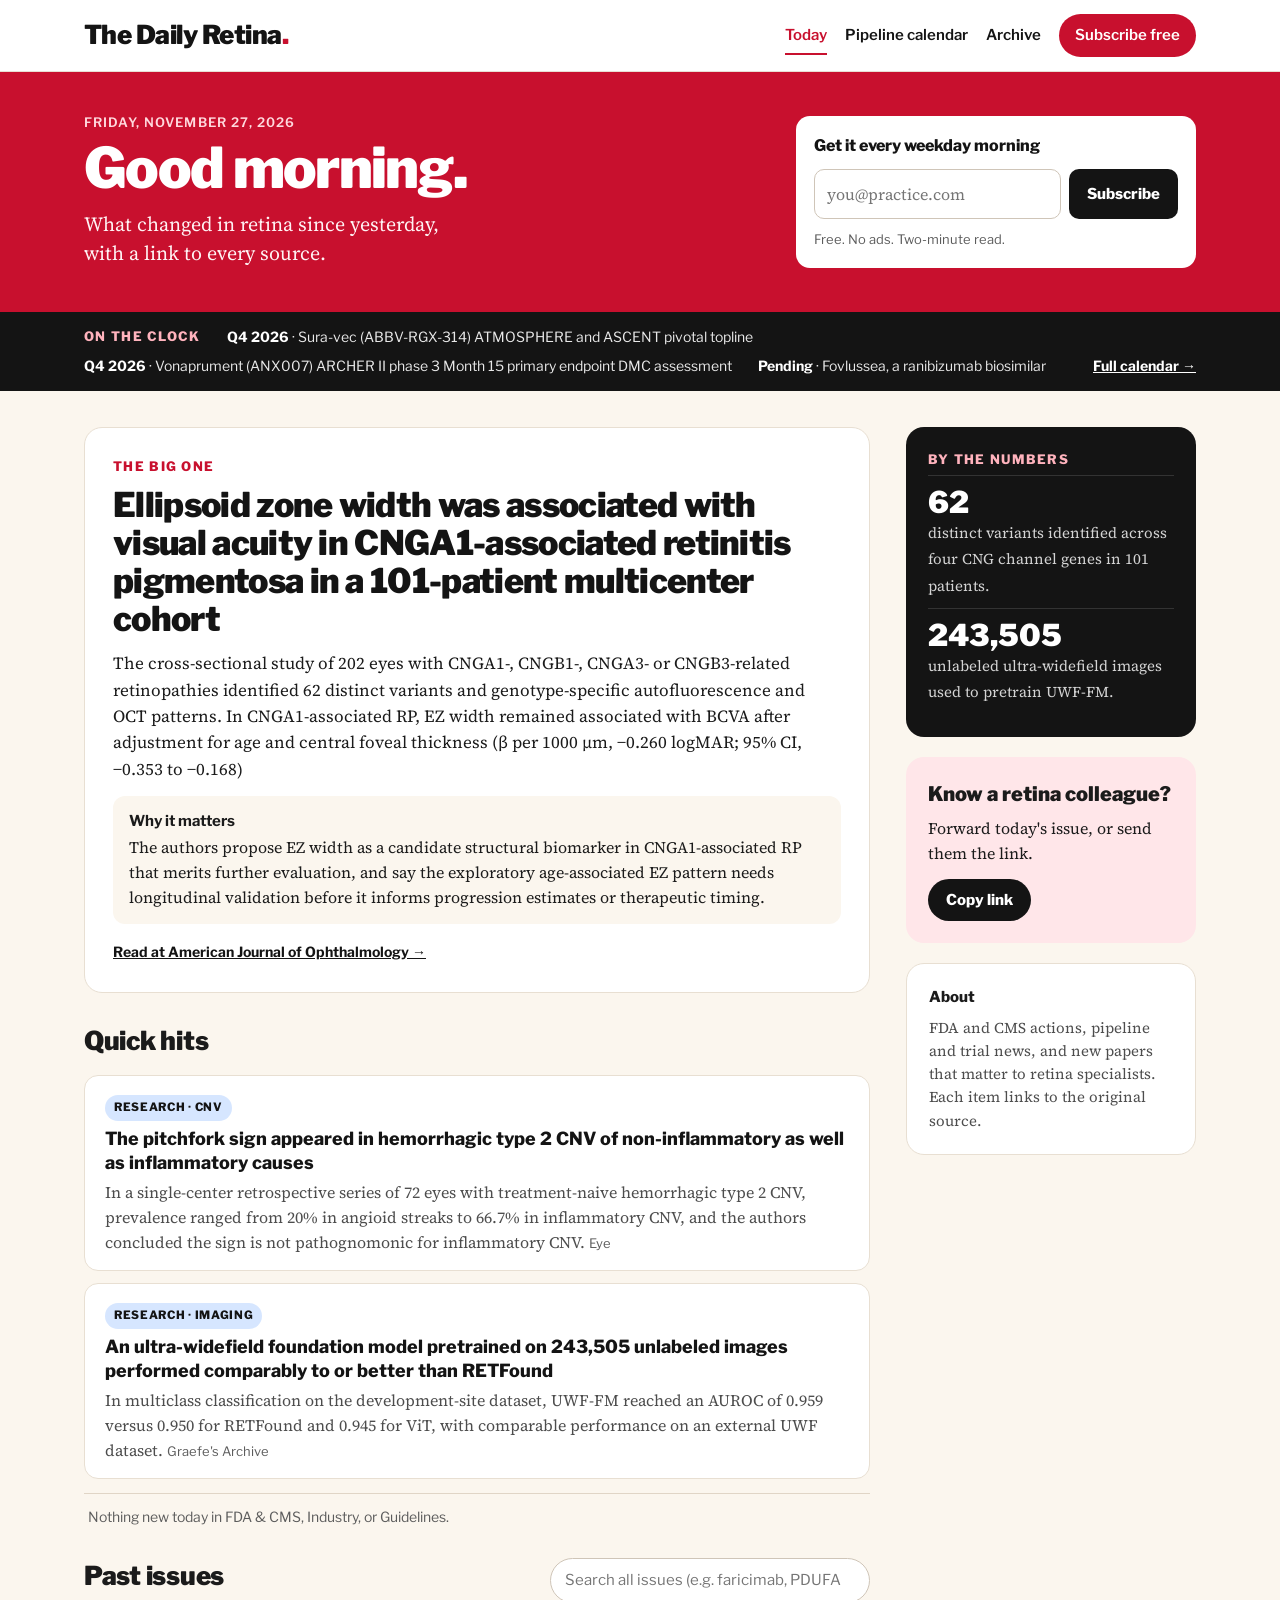
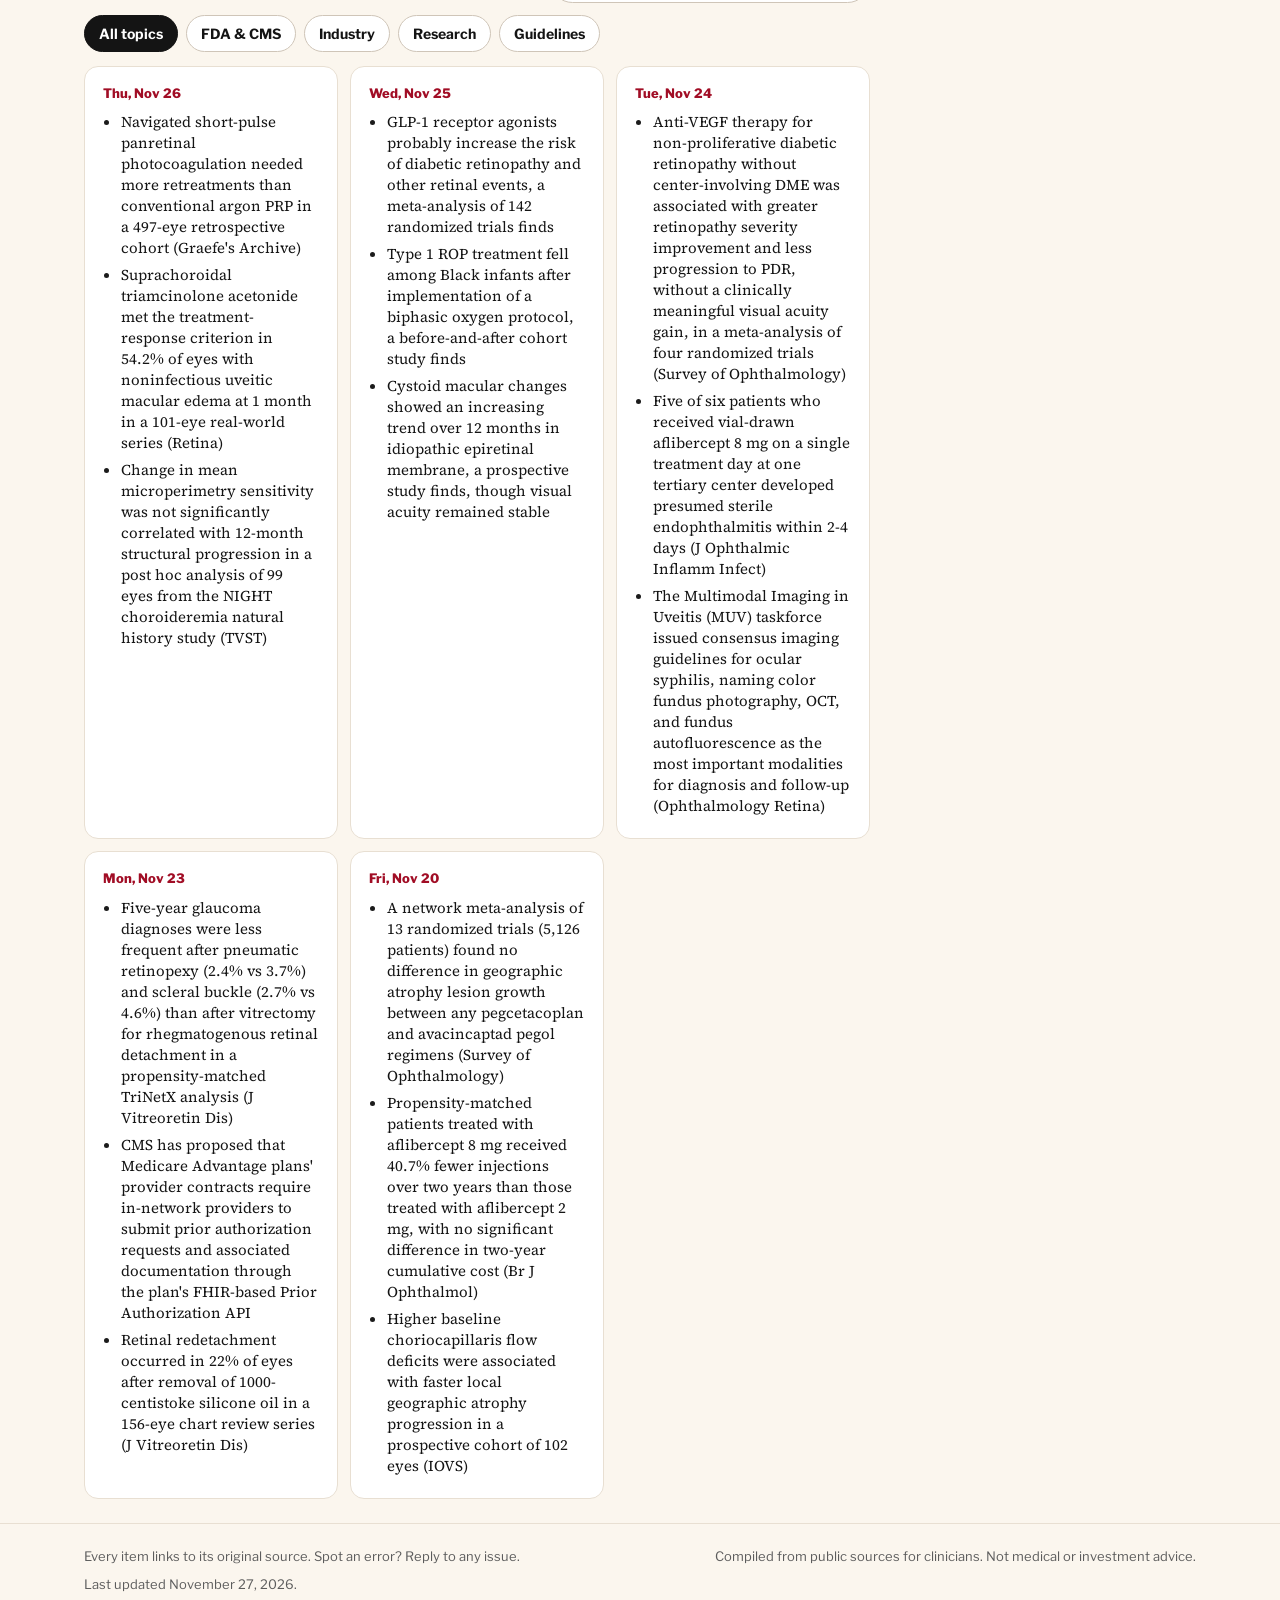
<file: index.html>
<!doctype html>
<html lang="en">
<head>
<meta charset="utf-8">
<meta name="viewport" content="width=device-width,initial-scale=1">
<title>The Daily Retina</title>
<meta name="description" content="Retina news every weekday morning: FDA and CMS actions, pipeline and trial news, and new papers. Headlines and links, readable in two minutes.">
<meta property="og:title" content="The Daily Retina">
<meta property="og:description" content="Retina news every weekday morning. Headlines and links, readable in two minutes.">
<meta property="og:type" content="website">
<link rel="icon" href="data:image/svg+xml,%3Csvg xmlns='http://www.w3.org/2000/svg' viewBox='0 0 32 32'%3E%3Ccircle cx='16' cy='16' r='14' fill='%23c8102e'/%3E%3Ccircle cx='16' cy='16' r='5' fill='%23fff'/%3E%3C/svg%3E">
<link rel="alternate" type="application/rss+xml" title="The Daily Retina" href="https://buttondown.com/thedailyretina/rss">
<link rel="preconnect" href="https://fonts.googleapis.com">
<link rel="preconnect" href="https://fonts.gstatic.com" crossorigin>
<link rel="stylesheet" href="https://fonts.googleapis.com/css2?family=Libre+Franklin:wght@400;600;700;800;900&family=Source+Serif+4:opsz,wght@8..60,400;8..60,600&display=swap">
<link rel="stylesheet" href="site.css">
</head>
<body>
<header class="top">
  <div class="wrap">
    <a class="logo" href="./">The Daily Retina<span>.</span></a>
    <nav class="nav" aria-label="Main">
      <a href="./" aria-current="page">Today</a>
      <a href="pipeline.html">Pipeline calendar</a>
      <a href="#archive">Archive</a>
      <a class="pill" href="#subscribe">Subscribe free</a>
    </nav>
  </div>
</header>

<section class="hero">
  <div class="wrap">
    <div class="hero-text">
      <p class="kicker" id="d">&nbsp;</p>
      <h1>Good morning.</h1>
      <p class="hero-sub" id="sub">What changed in retina, with a link to every source.</p>
    </div>
    <form class="subcard" id="subscribe" action="https://buttondown.com/api/emails/embed-subscribe/thedailyretina" method="post" target="_blank">
      <label for="hero-email">Get it every weekday morning</label>
      <div class="subrow">
        <input id="hero-email" type="email" name="email" placeholder="you@practice.com" required autocomplete="email">
        <input type="hidden" value="1" name="embed">
        <button type="submit" class="btn">Subscribe</button>
      </div>
      <p class="fine">Free. No ads. Two-minute read.</p>
    </form>
  </div>
</section>

<section class="clock" id="clock" aria-labelledby="clock-h" hidden>
  <div class="wrap" id="clock-row">
    <h2 class="kicker" id="clock-h">On the clock</h2>
  </div>
</section>

<div class="wrap page">
  <main class="main">
    <article class="card lead" id="lead" hidden>
      <p class="kicker">The big one</p>
      <h2><a id="lead-h" target="_blank" rel="noopener"></a></h2>
      <p id="lead-ctx"></p>
      <div class="why" id="lead-why" hidden><b>Why it matters</b><p></p></div>
      <a class="srclink" id="lead-src" target="_blank" rel="noopener"></a>
    </article>

    <section aria-labelledby="hits-h" id="hits-sec" hidden>
      <h2 class="sec" id="hits-h">Quick hits</h2>
      <div class="hits" id="hits"></div>
      <p class="nonew" id="nonew" hidden></p>
    </section>

    <p class="empty" id="status">Loading…</p>

    <section id="archive" aria-labelledby="past-h">
      <div class="past-head">
        <h2 class="sec" id="past-h">Past issues</h2>
        <label for="q" class="sr">Search all issues</label>
        <input id="q" type="search" placeholder="Search all issues (e.g. faricimab, PDUFA, GA)" autocomplete="off">
      </div>
      <div class="chips" role="group" aria-label="Filter by topic" id="chips"></div>
      <div id="past"></div>
      <p class="empty" id="none" hidden>Nothing matches that search.</p>
    </section>
  </main>

  <aside class="side">
    <section class="nums" id="nums" aria-labelledby="nums-h" hidden>
      <h2 class="kicker" id="nums-h">By the numbers</h2>
      <div id="nums-list"></div>
    </section>

    <section class="share" aria-labelledby="share-h">
      <h2 id="share-h">Know a retina colleague?</h2>
      <p>Forward today's issue, or send them the link.</p>
      <button type="button" class="btn round" id="copy">Copy link</button><span class="copied" id="copied" aria-live="polite"></span>
    </section>

    <section class="card about" aria-labelledby="about-h">
      <h2 id="about-h">About</h2>
      <p>FDA and CMS actions, pipeline and trial news, and new papers that matter to retina specialists. Each item links to the original source.</p>
    </section>
  </aside>
</div>

<footer class="foot">
  <div class="wrap">
    <p>Every item links to its original source. Spot an error? Reply to any issue.</p>
    <p>Compiled from public sources for clinicians. Not medical or investment advice.</p>
    <p id="upd"></p>
  </div>
</footer>

<script>
(function () {
  var TOPICS = [["fda", "FDA & CMS"], ["industry", "Industry"], ["research", "Research"], ["guidelines", "Guidelines"]];
  var NAME = {}; TOPICS.forEach(function (t) { NAME[t[0]] = t[1]; });
  var PAST = 5; // past issues listed below today's
  var data = [], filter = "all";

  function $(id) { return document.getElementById(id); }
  function el(t, c, txt) { var n = document.createElement(t); if (c) n.className = c; if (txt != null) n.textContent = txt; return n; }
  function ext(url, txt, cls) { var x = el("a", cls, txt); x.href = url; x.target = "_blank"; x.rel = "noopener"; return x; }
  function parse(iso) { var p = iso.split("-"); return new Date(+p[0], +p[1] - 1, +p[2]); }
  function fmt(iso, opts) { return parse(iso).toLocaleDateString("en-US", opts); }
  function list(xs) { return xs.length < 2 ? xs.join("") : xs.length === 2 ? xs.join(" or ") : xs.slice(0, -1).join(", ") + ", or " + xs[xs.length - 1]; }
  function tag(x) {
    var t = el("span", "tag " + (x.section || ""), (NAME[x.section] || "News") + (x.tag ? " · " + x.tag : ""));
    return t;
  }

  // Older issues have no lead story: use the first of their top 3, with its section and context.
  function leadOf(i) {
    if (i.lead) return i.lead;
    var t = (i.top || [])[0]; if (!t) return null;
    var m = (i.items || []).filter(function (x) { return x.h === t.h || x.url === t.url; })[0] || {};
    return { h: t.h, url: t.url, src: t.src, ctx: m.ctx || "", section: m.section || "", tag: m.tag };
  }
  function topOf(i) {
    return (i.top || []).slice(0, 3);
  }

  function today(i) {
    $("d").textContent = fmt(i.date, { weekday: "long", month: "long", day: "numeric", year: "numeric" });
    $("sub").textContent = "What changed in retina since " + (parse(i.date).getDay() === 1 ? "Friday" : "yesterday") + ", with a link to every source.";
    var L = leadOf(i);
    if (L) {
      $("lead-h").textContent = L.h; $("lead-h").href = L.url;
      $("lead-ctx").textContent = L.ctx || ""; $("lead-ctx").hidden = !L.ctx;
      if (L.why) { $("lead-why").querySelector("p").textContent = L.why; $("lead-why").hidden = false; }
      $("lead-src").textContent = "Read at " + (L.src || "the source") + " →"; $("lead-src").href = L.url;
      $("lead").hidden = false;
    }
    var hits = (i.items || []).filter(function (x) { return !x.lead && !(L && (x.h === L.h || x.url === L.url)); });
    var box = $("hits"); box.textContent = "";
    hits.forEach(function (x) {
      var d = el("div", "hit"); d.append(tag(x), ext(x.url, x.h, "h"));
      var p = el("p", null, (x.ctx ? x.ctx + " " : "")); p.append(el("span", "src", x.src || "")); d.append(p);
      box.append(d);
    });
    var have = {}; (i.items || []).concat(L ? [L] : []).forEach(function (x) { have[x.section] = 1; });
    var missing = TOPICS.filter(function (t) { return !have[t[0]]; }).map(function (t) { return t[1]; });
    $("nonew").textContent = missing.length ? "Nothing new today in " + list(missing) + "." : "";
    $("nonew").hidden = !missing.length;
    $("hits-sec").hidden = !hits.length && !missing.length;
    var nums = i.numbers || [], nl = $("nums-list"); nl.textContent = "";
    nums.forEach(function (n) { var d = el("div", "num"); d.append(el("b", null, n.big), el("span", null, n.label)); nl.append(d); });
    $("nums").hidden = !nums.length;
  }

  function clock(items) {
    var up = (items || []).filter(function (x) { return x.status === "upcoming"; })
      .sort(function (a, b) { return (a.sort || "").localeCompare(b.sort || ""); }).slice(0, 3);
    if (!up.length) return;
    var row = $("clock-row");
    up.forEach(function (x) {
      var p = el("p"), when = x.date ? fmt(x.date, { month: "short", day: "numeric", year: "numeric" }) : x.when;
      p.append(el("strong", null, when), " · " + x.title.replace(/\s*\([^()]*\)$/, ""));
      row.append(p);
    });
    var more = el("a", "more", "Full calendar →"); more.href = "pipeline.html"; row.append(more);
    $("clock").hidden = false;
  }

  function mark(text, q) {
    var f = document.createDocumentFragment();
    if (!q) { f.append(text); return f; }
    var lo = text.toLowerCase(), i = 0, k;
    while ((k = lo.indexOf(q, i)) !== -1) { f.append(text.slice(i, k)); f.append(el("mark", null, text.slice(k, k + q.length))); i = k + q.length; }
    f.append(text.slice(i)); return f;
  }

  function chips() {
    var box = $("chips"); box.textContent = "";
    [["all", "All topics"]].concat(TOPICS).forEach(function (t) {
      var b = el("button", "chip", t[1]); b.type = "button"; b.setAttribute("aria-pressed", String(filter === t[0]));
      b.addEventListener("click", function () { filter = t[0]; chips(); past(); });
      box.append(b);
    });
  }

  // No search and no topic filter: the last PAST issues, top 3 each. Otherwise: every item in every issue.
  function past() {
    var q = $("q").value.trim().toLowerCase(), box = $("past"), n = 0;
    box.textContent = "";
    if (!q && filter === "all") {
      var grid = el("div", "pastgrid");
      data.slice(1, 1 + PAST).forEach(function (i) {
        var c = el("div", "pastcard"); c.id = i.date;
        c.append(el("h3", null, fmt(i.date, { weekday: "short", month: "short", day: "numeric" })));
        var ul = el("ul");
        topOf(i).forEach(function (t) { var li = el("li"); li.append(ext(t.url, t.h)); ul.append(li); n++; });
        c.append(ul); grid.append(c);
      });
      if (n) box.append(grid);
      $("none").hidden = true;
      $("past-h").textContent = "Past issues";
      return;
    }
    $("past-h").textContent = q ? "Search results" : "Past issues: " + NAME[filter];
    data.forEach(function (i) {
      var L = leadOf(i), seen = {};
      var all = (i.items || []).slice();
      if (L && !(i.items || []).some(function (x) { return x.h === L.h || x.url === L.url; })) all.unshift(L);
      var hits = all.filter(function (x) {
        if (seen[x.url + x.h]) return false; seen[x.url + x.h] = 1;
        return (filter === "all" || x.section === filter) &&
          (!q || (x.h + " " + (x.ctx || "") + " " + (x.src || "") + " " + (x.tag || "")).toLowerCase().indexOf(q) !== -1);
      });
      if (!hits.length) return;
      var day = el("div", "resday"); day.id = i.date;
      day.append(el("h3", null, fmt(i.date, { weekday: "short", month: "short", day: "numeric", year: "numeric" })));
      hits.forEach(function (x) {
        var r = el("div", "res"); r.append(tag(x));
        var a = ext(x.url, null, "h"); a.append(mark(x.h, q)); r.append(a);
        r.append(" ", el("span", "src", x.src || "")); day.append(r); n++;
      });
      box.append(day);
    });
    $("none").hidden = n > 0;
  }

  $("copy").addEventListener("click", function () {
    var url = "https://thedailyretina.github.io/";
    var done = function () { $("copied").textContent = "Link copied"; setTimeout(function () { $("copied").textContent = ""; }, 2000); };
    if (navigator.clipboard) navigator.clipboard.writeText(url).then(done, function () { $("copied").textContent = url; });
    else $("copied").textContent = url;
  });
  $("q").addEventListener("input", past);

  fetch("issues.json", { cache: "no-store" }).then(function (r) { if (!r.ok) throw 0; return r.json(); }).then(function (j) {
    data = (j.issues || []).slice().sort(function (x, y) { return y.date.localeCompare(x.date); });
    if (j.updated) $("upd").textContent = "Last updated " + fmt(j.updated, { month: "long", day: "numeric", year: "numeric" }) + ".";
    chips();
    if (!data.length) { $("status").textContent = "The first issue is on its way. Subscribe to get it."; return; }
    $("status").hidden = true;
    today(data[0]); past();
    var h = location.hash.slice(1); if (h && $(h)) $(h).scrollIntoView();
  }).catch(function () {
    $("status").textContent = "Couldn't load the issues. Past issues are also at buttondown.com/thedailyretina/archive.";
  });
  fetch("pipeline.json", { cache: "no-store" }).then(function (r) { if (!r.ok) throw 0; return r.json(); }).then(function (j) { clock(j.items); }).catch(function () {});
})();
</script>
</body>
</html>
</file>
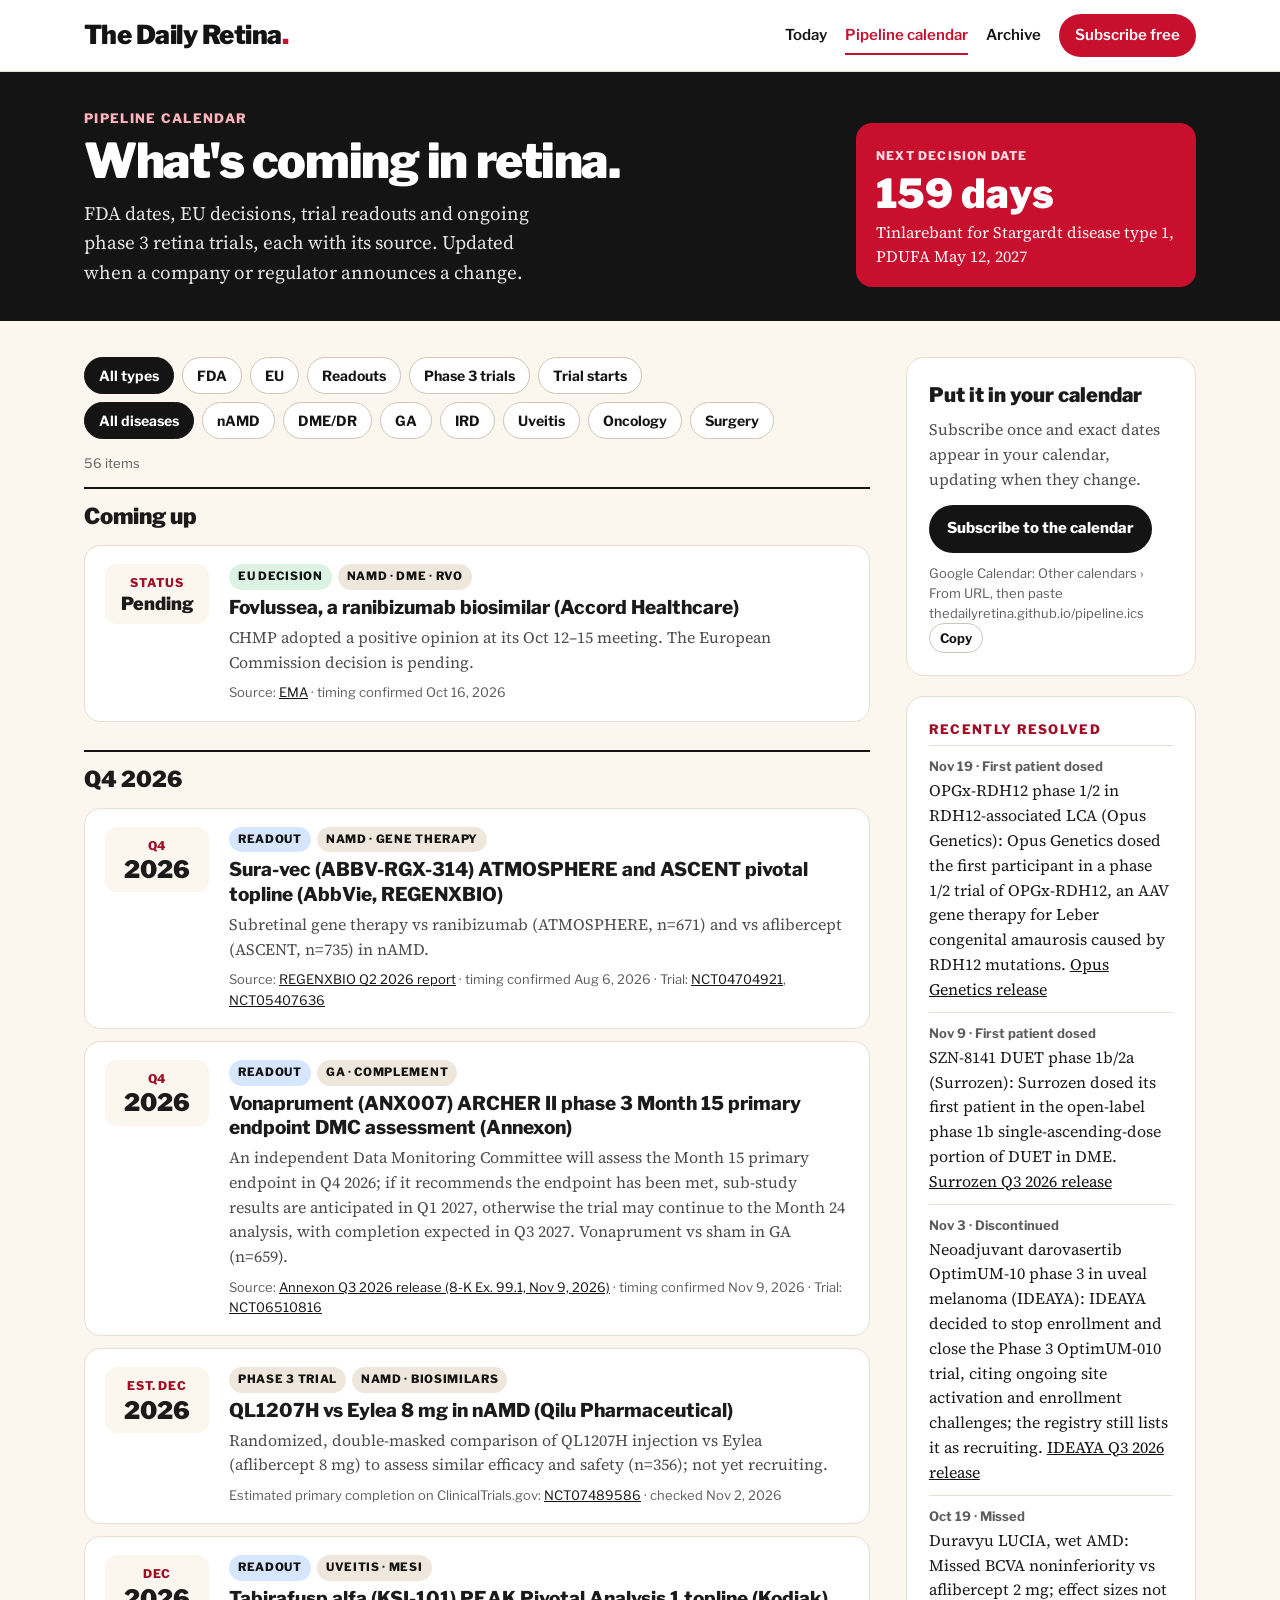
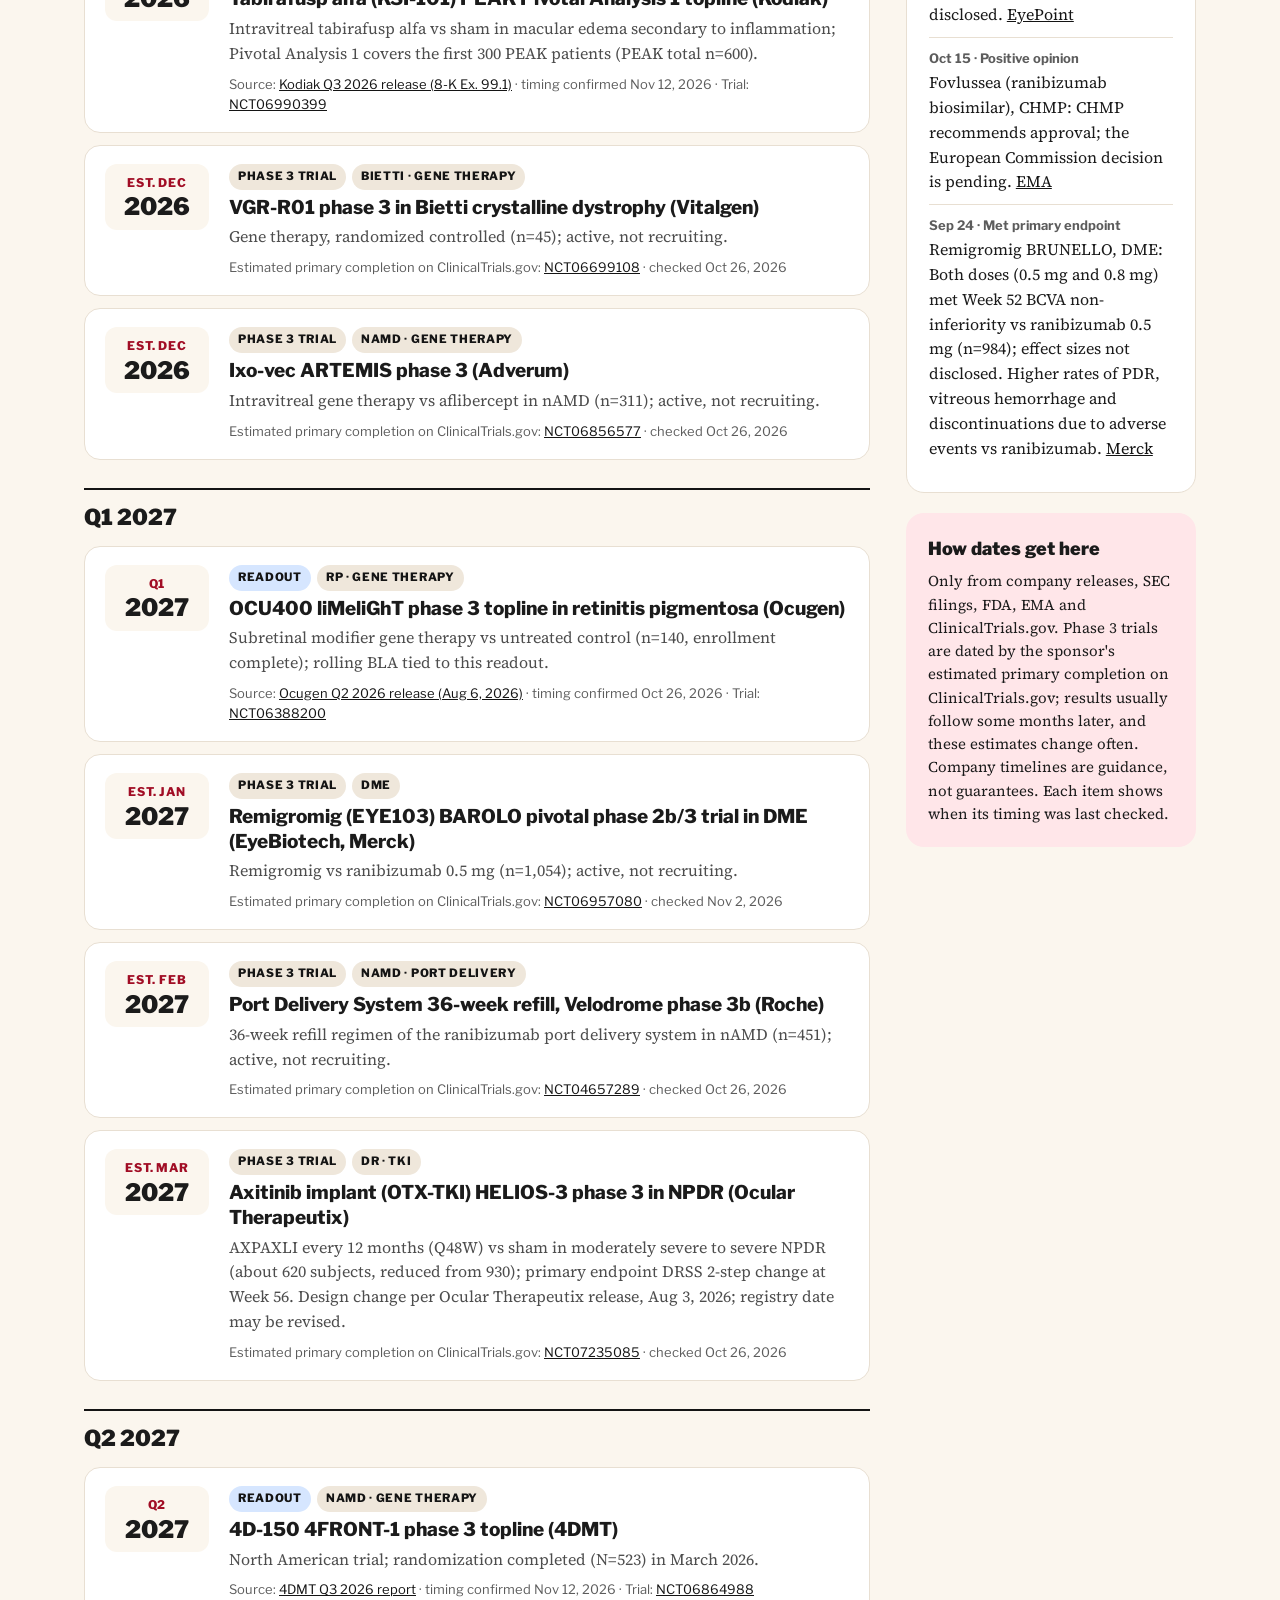
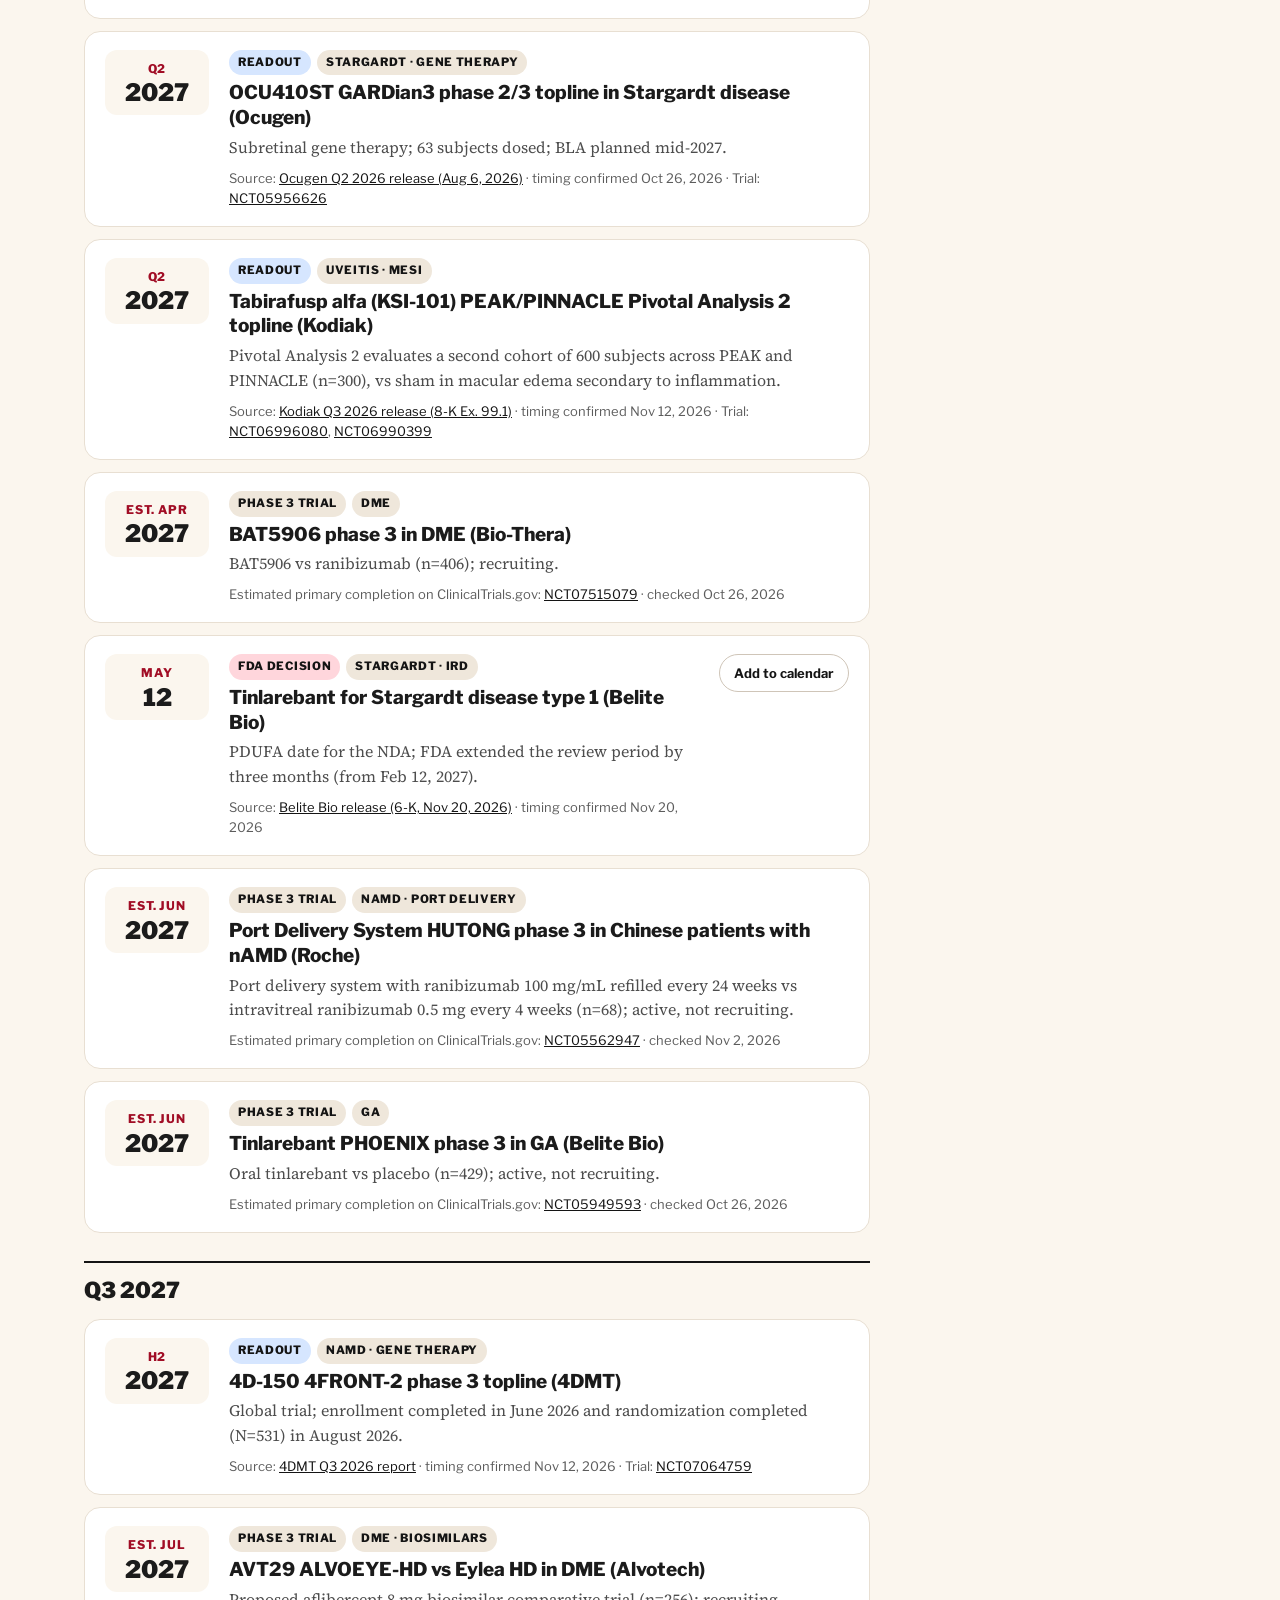
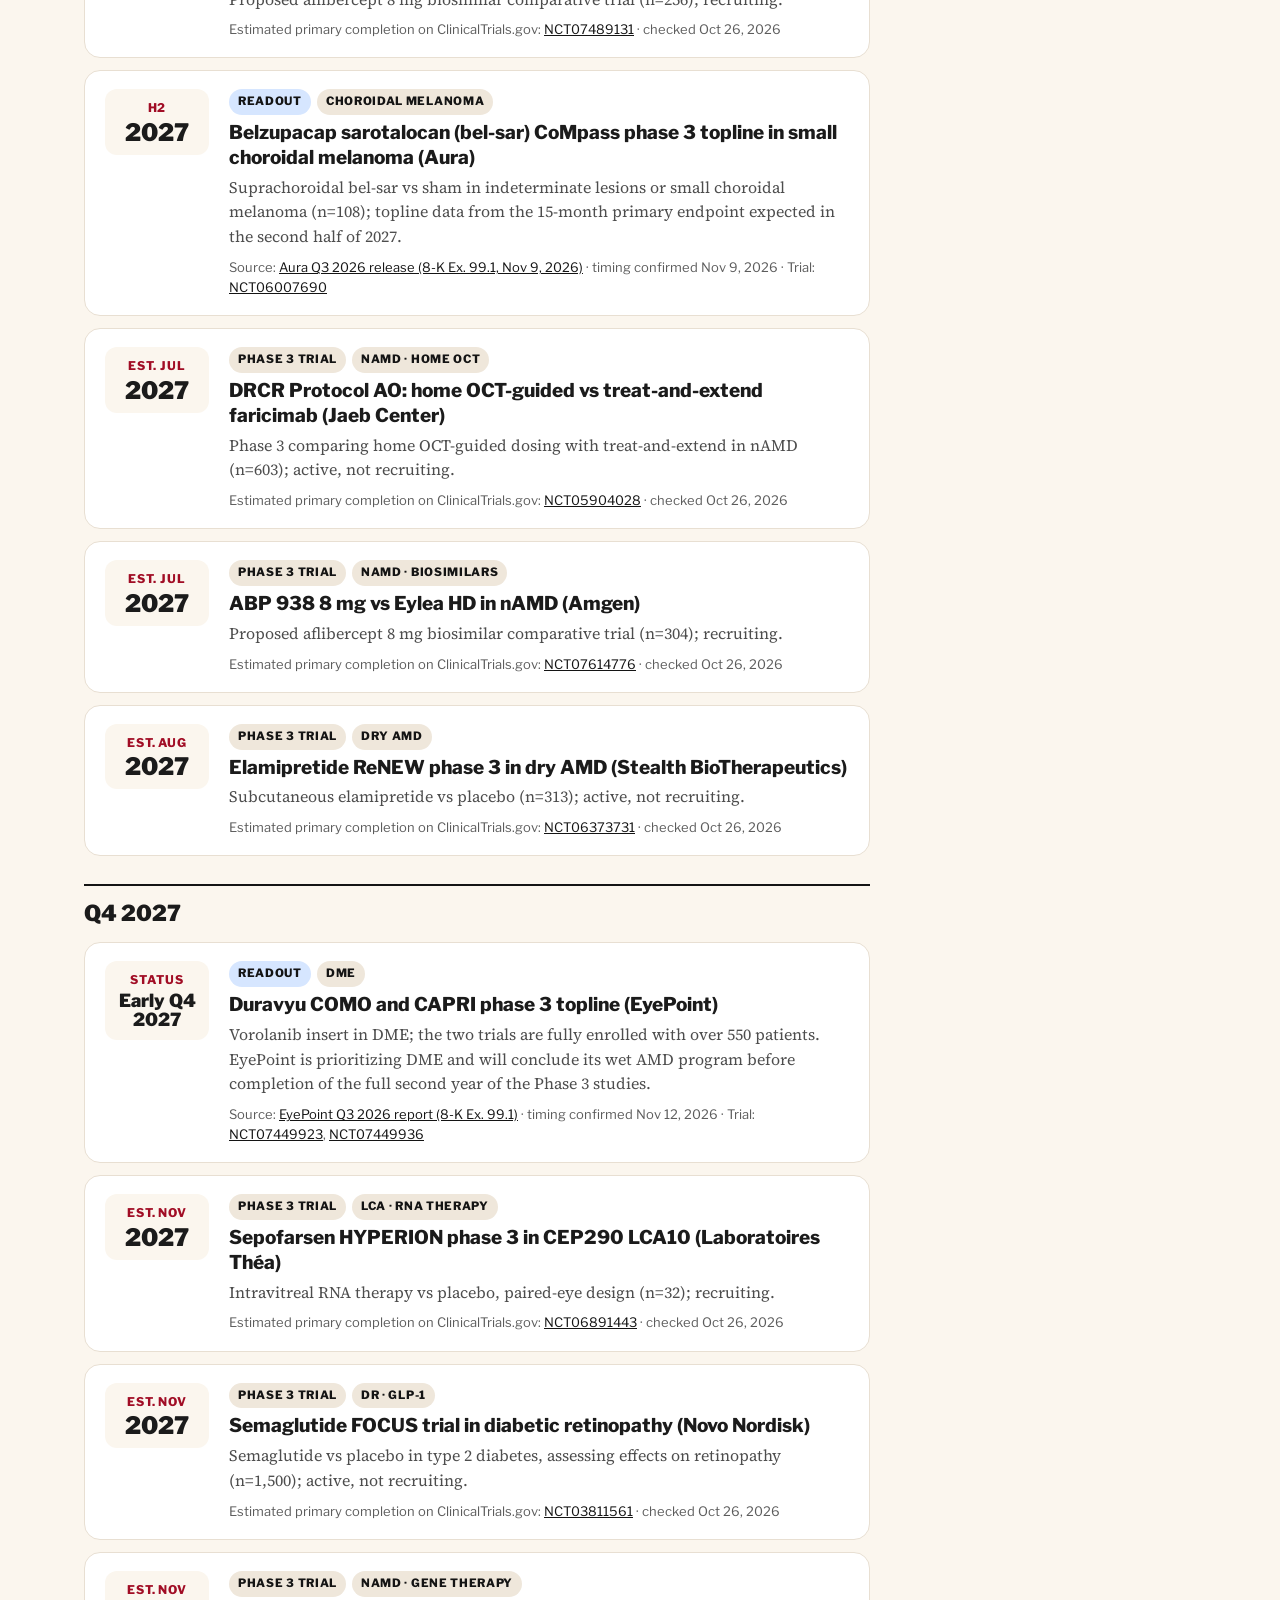
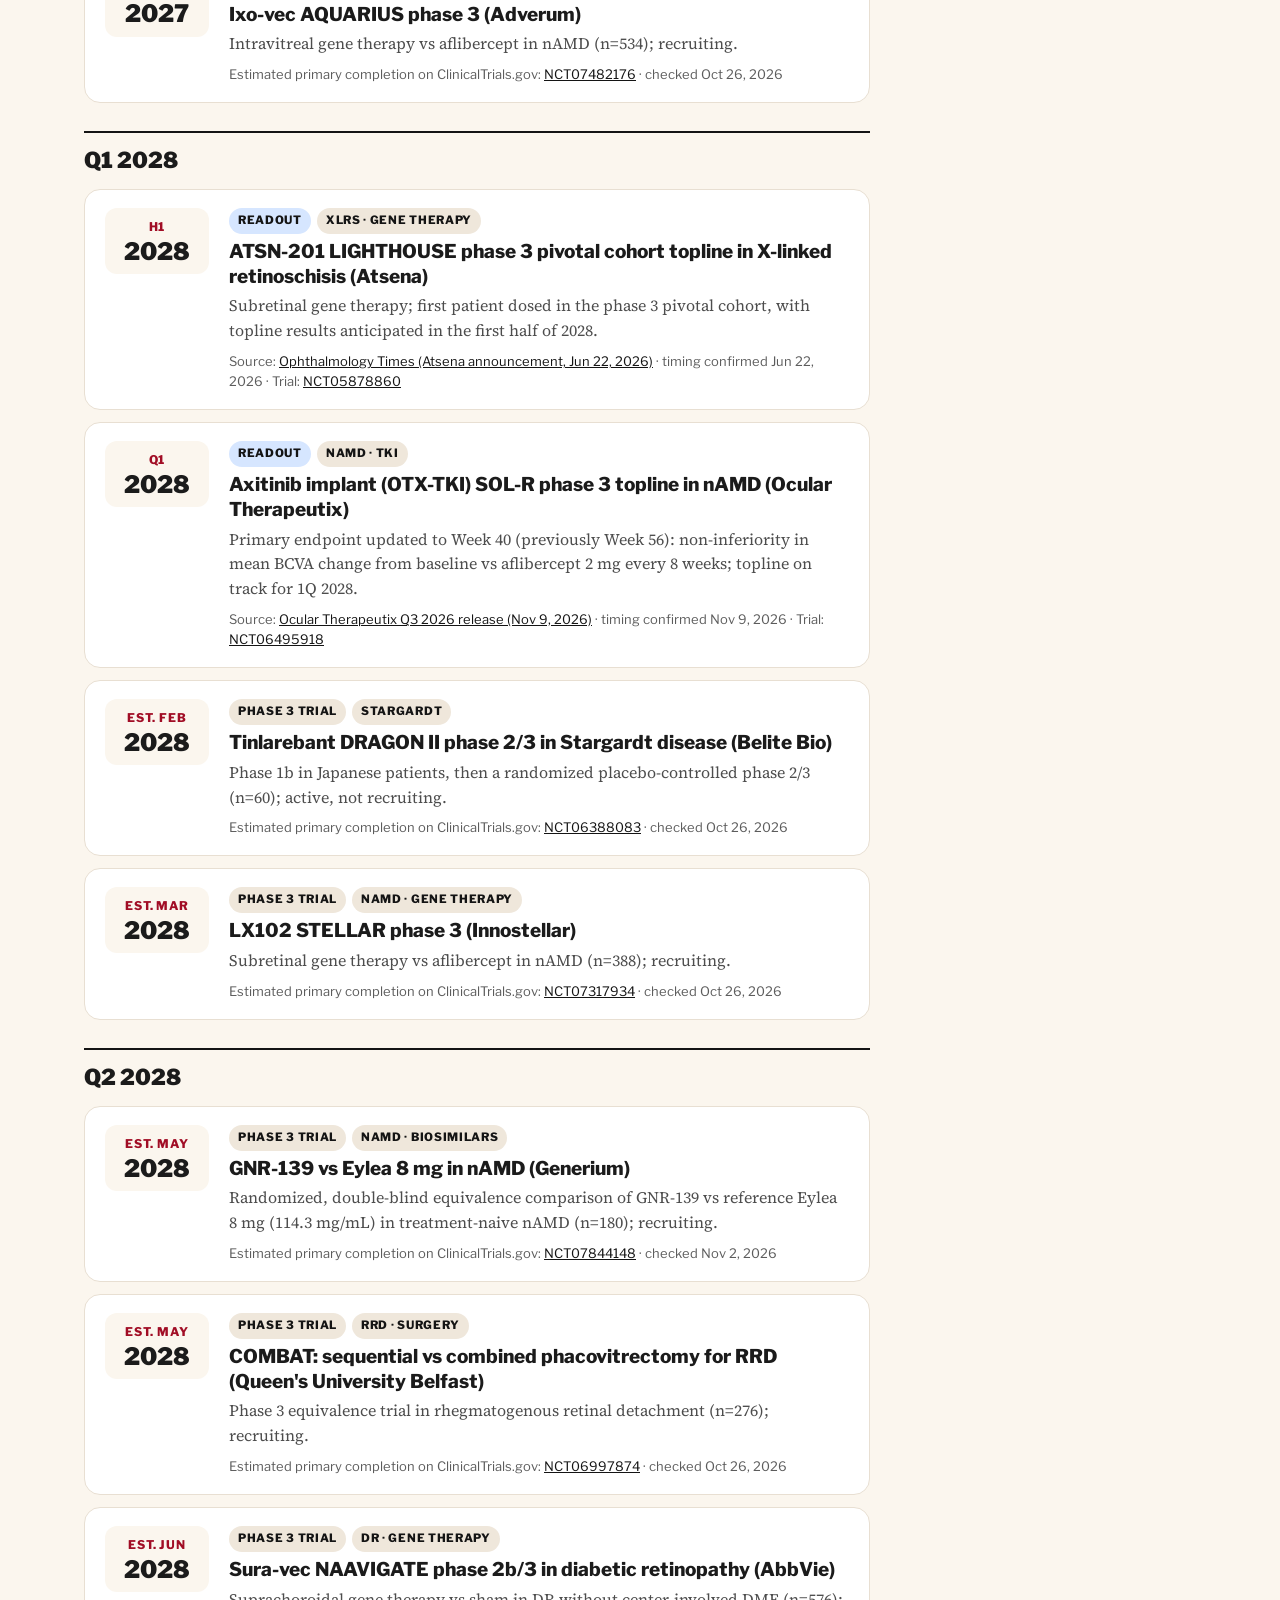
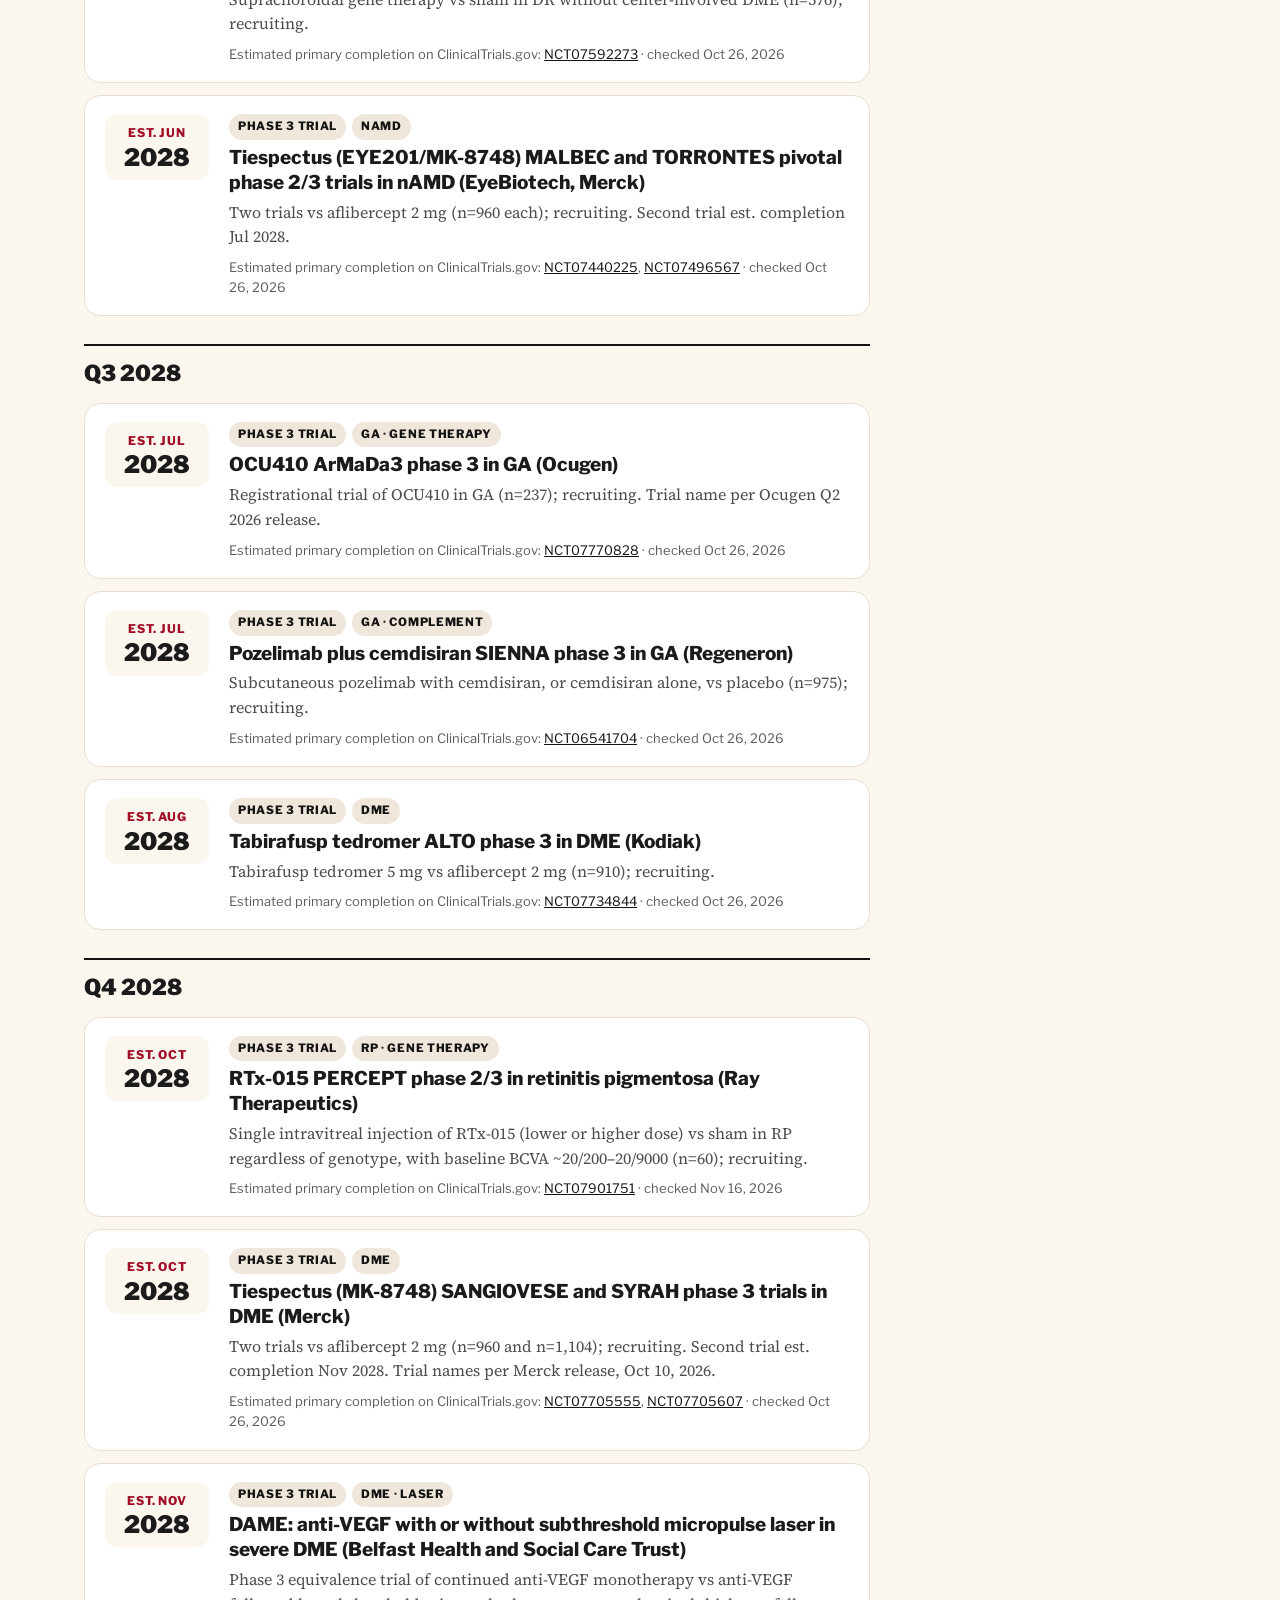
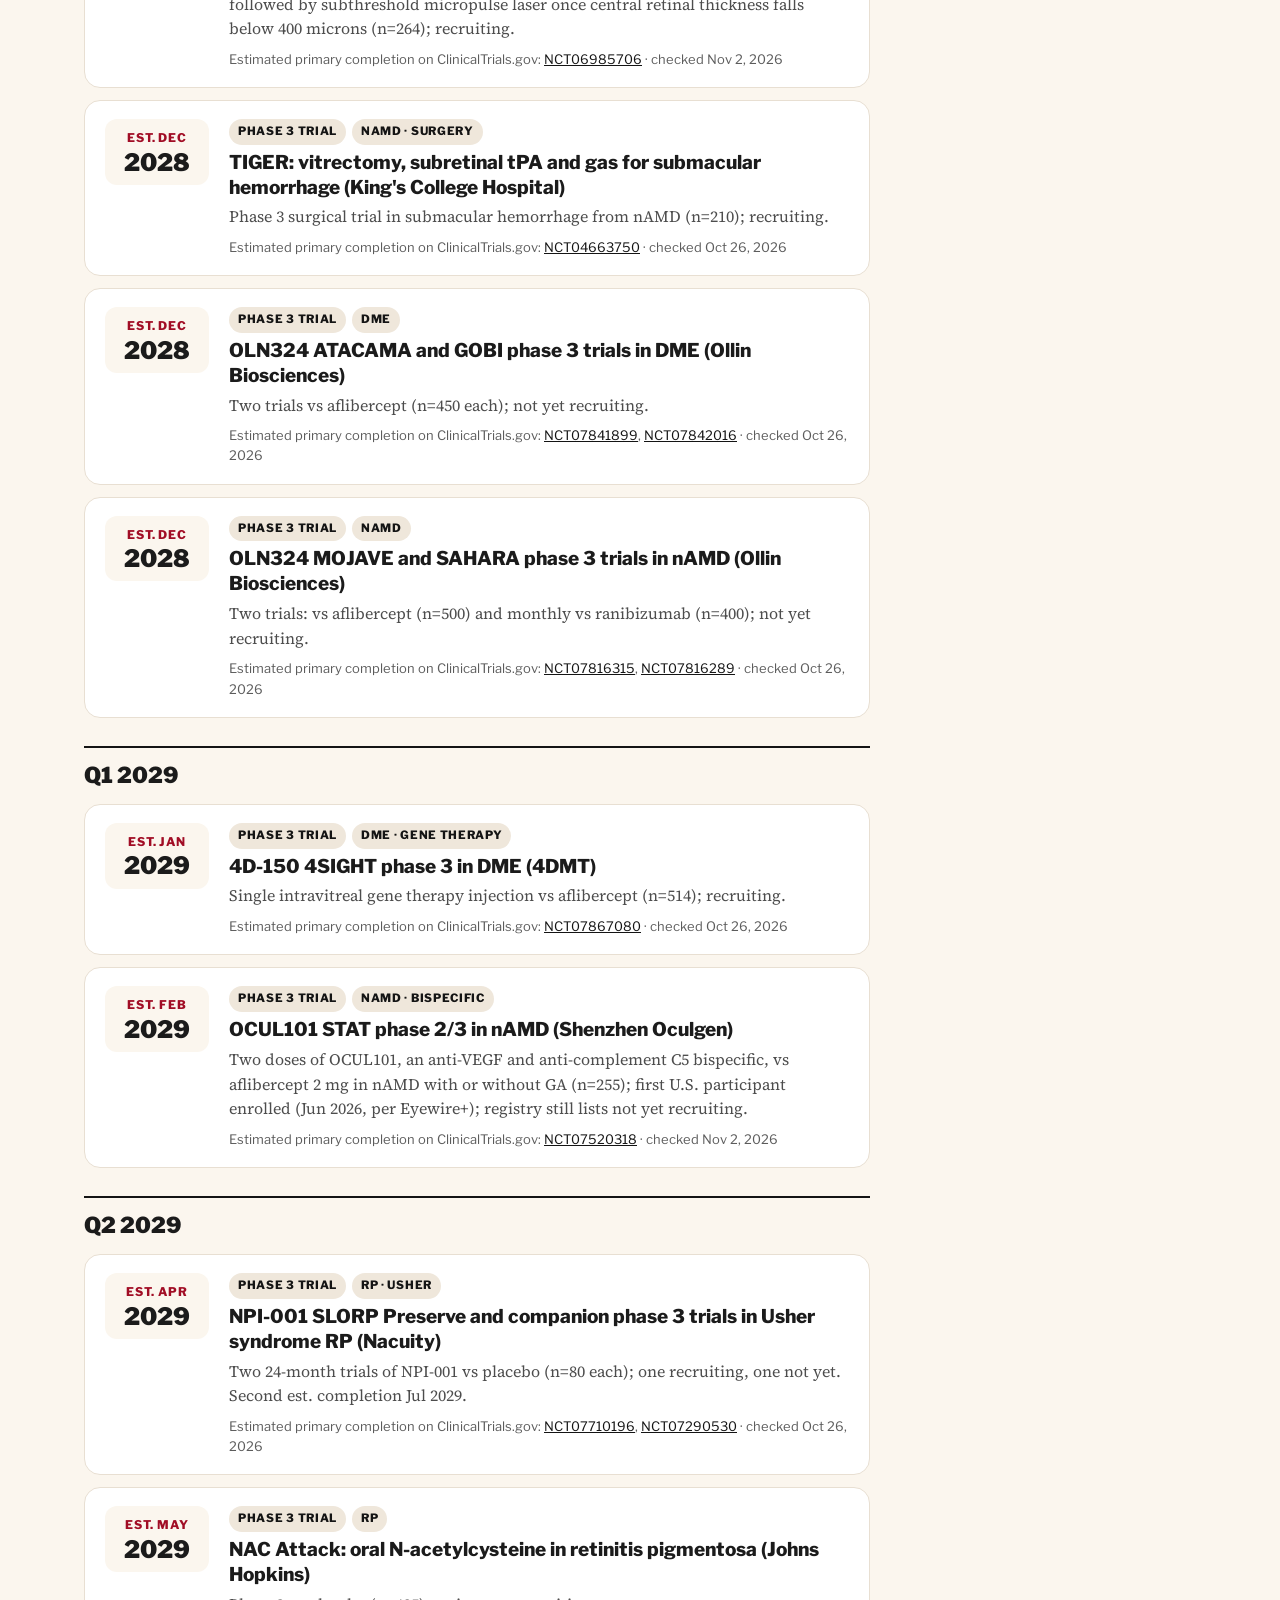
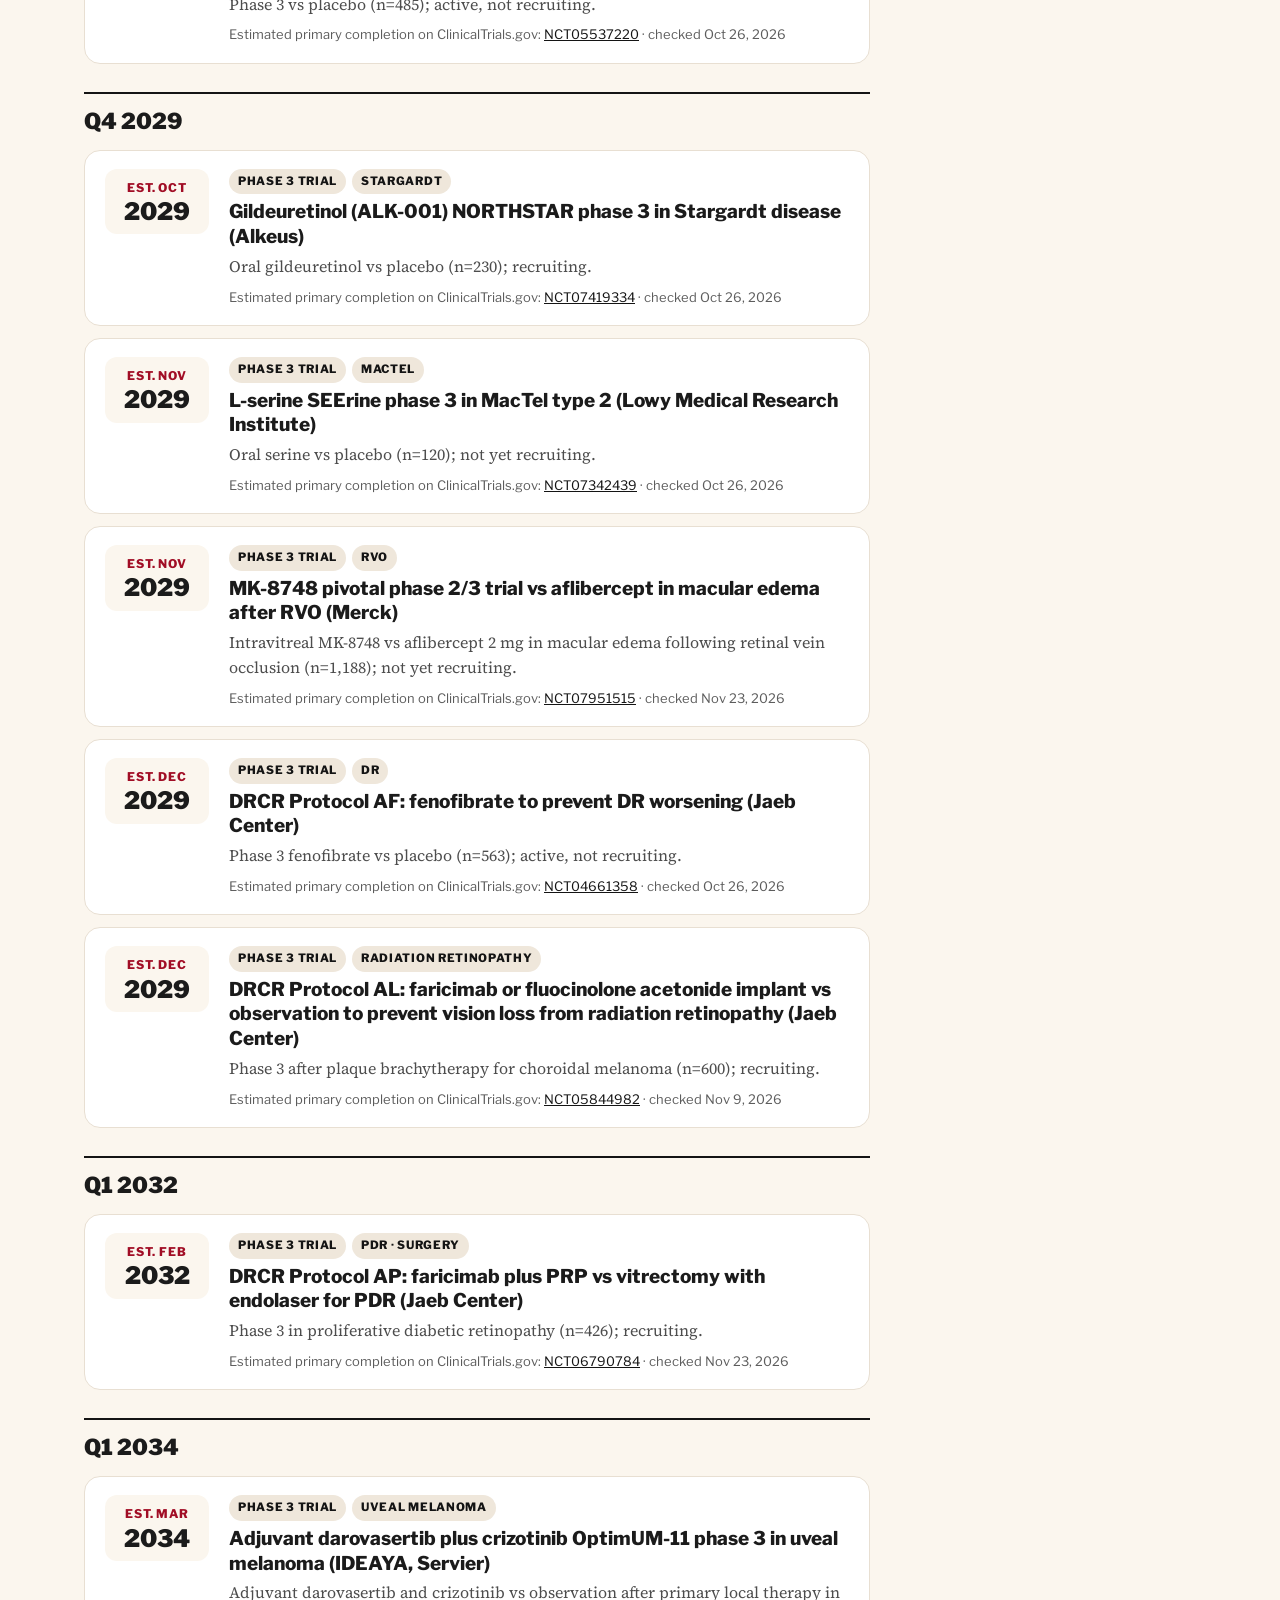
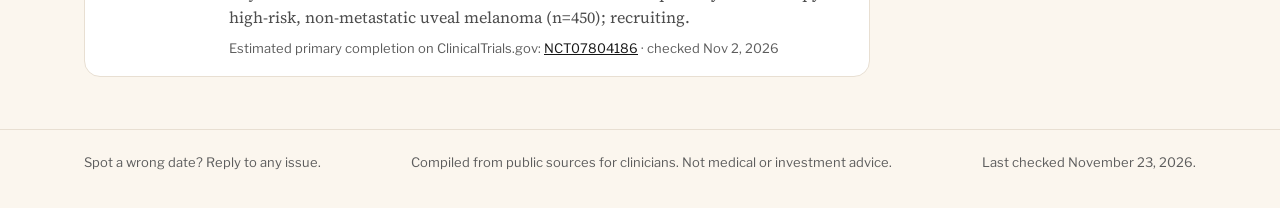
<file: pipeline.html>
<!doctype html>
<html lang="en">
<head>
<meta charset="utf-8">
<meta name="viewport" content="width=device-width,initial-scale=1">
<title>Pipeline calendar — The Daily Retina</title>
<meta name="description" content="FDA dates, EU decisions, readouts and phase 3 trials in retina, each with its source.">
<meta property="og:title" content="Retina pipeline calendar — The Daily Retina">
<meta property="og:description" content="FDA dates, EU decisions, readouts and phase 3 trials in retina, each with its source.">
<meta property="og:type" content="website">
<link rel="icon" href="data:image/svg+xml,%3Csvg xmlns='http://www.w3.org/2000/svg' viewBox='0 0 32 32'%3E%3Ccircle cx='16' cy='16' r='14' fill='%23c8102e'/%3E%3Ccircle cx='16' cy='16' r='5' fill='%23fff'/%3E%3C/svg%3E">
<link rel="preconnect" href="https://fonts.googleapis.com">
<link rel="preconnect" href="https://fonts.gstatic.com" crossorigin>
<link rel="stylesheet" href="https://fonts.googleapis.com/css2?family=Libre+Franklin:wght@400;600;700;800;900&family=Source+Serif+4:opsz,wght@8..60,400;8..60,600&display=swap">
<link rel="stylesheet" href="site.css">
</head>
<body>
<header class="top">
  <div class="wrap">
    <a class="logo" href="./">The Daily Retina<span>.</span></a>
    <nav class="nav" aria-label="Main">
      <a href="./">Today</a>
      <a href="pipeline.html" aria-current="page">Pipeline calendar</a>
      <a href="./#archive">Archive</a>
      <a class="pill" href="./#subscribe">Subscribe free</a>
    </nav>
  </div>
</header>

<section class="pipehero">
  <div class="wrap">
    <div style="flex: 1 1 480px; min-width: 0;">
      <p class="kicker">Pipeline calendar</p>
      <h1>What's coming in retina.</h1>
      <p class="lede">FDA dates, EU decisions, trial readouts and ongoing phase 3 retina trials, each with its source. Updated when a company or regulator announces a change.</p>
    </div>
    <div class="countdown" id="countdown" hidden>
      <p class="kicker">Next decision date</p>
      <b id="cd-days"></b>
      <p id="cd-what"></p>
    </div>
  </div>
</section>

<div class="wrap page">
  <main class="main" style="gap: 0;">
    <div class="chips" role="group" aria-label="Filter by type" id="types" style="margin-bottom: 8px;"></div>
    <div class="chips" role="group" aria-label="Filter by disease" id="diseases"></div>
    <p class="fine" id="count" style="margin: 0 0 14px;" aria-live="polite"></p>
    <div id="groups"><p class="empty">Loading…</p></div>
  </main>

  <aside class="side">
    <section class="card" aria-labelledby="ics-h">
      <h2 id="ics-h" style="margin: 0 0 6px; font-family: var(--sans); font-weight: 900; font-size: 20px;">Put it in your calendar</h2>
      <p style="margin: 0 0 14px; font-size: 16px; color: var(--soft);">Subscribe once and exact dates appear in your calendar, updating when they change.</p>
      <a class="btn round" id="ics-sub" href="pipeline.ics">Subscribe to the calendar</a>
      <p class="fine" style="margin-top: 10px;">Google Calendar: Other calendars › From URL, then paste <span id="ics-url">thedailyretina.github.io/pipeline.ics</span> <button type="button" class="addcal" id="ics-copy" style="padding: 6px 10px;">Copy</button><span class="copied" id="ics-copied" aria-live="polite"></span></p>
    </section>

    <section class="card resolved" aria-labelledby="done-h">
      <h2 id="done-h" class="kicker" style="color: var(--red-dark); margin-bottom: 6px;">Recently resolved</h2>
      <div id="resolved"></div>
    </section>

    <section class="howbox" aria-labelledby="how-h">
      <h2 id="how-h">How dates get here</h2>
      <p>Only from company releases, SEC filings, FDA, EMA and ClinicalTrials.gov. Phase 3 trials are dated by the sponsor's estimated primary completion on ClinicalTrials.gov; results usually follow some months later, and these estimates change often. Company timelines are guidance, not guarantees. Each item shows when its timing was last checked.</p>
    </section>
  </aside>
</div>

<footer class="foot">
  <div class="wrap">
    <p>Spot a wrong date? Reply to any issue.</p>
    <p>Compiled from public sources for clinicians. Not medical or investment advice.</p>
    <p id="upd"></p>
  </div>
</footer>

<script>
(function () {
  var KINDS = [["all", "All types"], ["fda", "FDA"], ["eu", "EU"], ["readout", "Readouts"], ["trial", "Phase 3 trials"], ["start", "Trial starts"]];
  var DISEASES = ["All diseases", "nAMD", "DME/DR", "GA", "IRD", "Uveitis", "Oncology", "Surgery"];
  var KIND_NAME = { fda: "FDA decision", eu: "EU decision", readout: "Readout", start: "Trial start", trial: "Phase 3 trial" };
  var KIND_CLASS = { fda: "fda", eu: "guidelines", readout: "research", start: "industry", trial: "" };
  var items = [], sel = "all", dis = "All diseases";
  try { sel = sessionStorage.getItem("pipe-filter") || "all"; dis = sessionStorage.getItem("pipe-disease") || dis; } catch (e) {}
  function quarter(sort) { var m = +sort.slice(5, 7); return "Q" + (Math.floor((m - 1) / 3) + 1) + " " + sort.slice(0, 4); }
  function groupOf(i) { return i.group === "Coming up" || !i.sort ? "Coming up" : quarter(i.sort); }

  function $(id) { return document.getElementById(id); }
  function el(t, c, txt) { var n = document.createElement(t); if (c) n.className = c; if (txt != null) n.textContent = txt; return n; }
  function ext(url, txt) { var x = el("a", null, txt); x.href = url; x.target = "_blank"; x.rel = "noopener"; return x; }
  function parse(iso) { var p = iso.split("-"); return new Date(+p[0], +p[1] - 1, +p[2]); }
  function fmt(iso, opts) { return parse(iso).toLocaleDateString("en-US", opts || { month: "short", day: "numeric", year: "numeric" }); }
  function today() { var d = new Date(); return new Date(d.getFullYear(), d.getMonth(), d.getDate()); }

  function whenBlock(it) {
    var w = el("div", "when");
    if (it.date) {
      w.append(el("small", null, fmt(it.date, { month: "short" })));
      w.append(el("b", null, String(parse(it.date).getDate())));
    } else {
      var m = /^(Q[1-4]|H[12])\s+(\d{4})$/.exec(it.when || ""), e = /^Est\.\s+(\w{3})\s+(\d{4})$/.exec(it.when || "");
      if (m) { w.append(el("small", null, m[1])); w.append(el("b", null, m[2])); }
      else if (e) { w.append(el("small", null, "Est. " + e[1])); w.append(el("b", null, e[2])); }
      else if (/^[A-Z][a-z]{2}\s+\d{4}$/.test(it.when || "")) { var mm = it.when.split(/\s+/); w.append(el("small", null, mm[0])); w.append(el("b", null, mm[1])); }
      else { w.append(el("small", null, "Status")); w.append(el("b", null, it.when || "TBD")); w.lastChild.style.fontSize = "18px"; }
    }
    return w;
  }

  function icsFor(it) {
    var d = parse(it.date), e = new Date(d); e.setDate(e.getDate() + 1);
    function ymd(x) { return x.getFullYear() + String(x.getMonth() + 1).padStart(2, "0") + String(x.getDate()).padStart(2, "0"); }
    function esc(s) { return String(s || "").replace(/\\/g, "\\\\").replace(/;/g, "\\;").replace(/,/g, "\\,"); }
    return ["BEGIN:VCALENDAR", "VERSION:2.0", "PRODID:-//The Daily Retina//Pipeline//EN", "BEGIN:VEVENT",
      "UID:" + it.id + "@thedailyretina.github.io", "DTSTAMP:" + ymd(new Date()) + "T000000Z",
      "DTSTART;VALUE=DATE:" + ymd(d), "DTEND;VALUE=DATE:" + ymd(e),
      "SUMMARY:" + esc(KIND_NAME[it.kind] + ": " + it.title),
      "DESCRIPTION:" + esc(it.detail + " Source: " + it.src + " " + it.url), "URL:" + it.url,
      "END:VEVENT", "END:VCALENDAR"].join("\r\n") + "\r\n";
  }

  function addCal(it) {
    var blob = new Blob([icsFor(it)], { type: "text/calendar" });
    var a = document.createElement("a"); a.href = URL.createObjectURL(blob); a.download = it.id + ".ics";
    document.body.append(a); a.click(); setTimeout(function () { URL.revokeObjectURL(a.href); a.remove(); }, 0);
  }

  function chips() {
    var box = $("types"); box.textContent = "";
    KINDS.forEach(function (k) {
      var b = el("button", "chip", k[1]); b.type = "button"; b.setAttribute("aria-pressed", String(sel === k[0]));
      b.addEventListener("click", function () { sel = k[0]; try { sessionStorage.setItem("pipe-filter", sel); } catch (e) {} chips(); render(); });
      box.append(b);
    });
    var dbox = $("diseases"); dbox.textContent = "";
    DISEASES.forEach(function (k) {
      var b = el("button", "chip", k); b.type = "button"; b.setAttribute("aria-pressed", String(dis === k));
      b.addEventListener("click", function () { dis = k; try { sessionStorage.setItem("pipe-disease", dis); } catch (e) {} chips(); render(); });
      dbox.append(b);
    });
  }

  function render() {
    var up = items.filter(function (i) { return i.status === "upcoming" && (sel === "all" || i.kind === sel) && (dis === "All diseases" || i.disease === dis); })
      .sort(function (a, b) {
        var ga = groupOf(a) === "Coming up" ? 0 : 1, gb = groupOf(b) === "Coming up" ? 0 : 1;
        return ga - gb || (a.sort || "").localeCompare(b.sort || "") || a.title.localeCompare(b.title);
      });
    var box = $("groups"); box.textContent = "";
    $("count").textContent = up.length + (up.length === 1 ? " item" : " items");
    if (!up.length) { box.append(el("p", "empty", "Nothing scheduled for this filter yet.")); return; }
    var order = [];
    up.forEach(function (i) { var g = groupOf(i); if (order.indexOf(g) === -1) order.push(g); });
    order.forEach(function (g) {
      var sec = el("section", "qgroup"); sec.append(el("h2", null, g));
      up.filter(function (i) { return groupOf(i) === g; }).forEach(function (it) {
        var art = el("article", "ev"); art.append(whenBlock(it));
        var body = el("div", "evbody"), tags = el("div", "tags");
        tags.append(el("span", "tag " + (KIND_CLASS[it.kind] || ""), KIND_NAME[it.kind] || ""));
        if (it.area) tags.append(el("span", "tag", it.area));
        body.append(tags, el("h3", null, it.title), el("p", null, it.detail));
        var meta = el("p", "meta");
        if (it.kind === "trial") {
          meta.append("Estimated primary completion on ClinicalTrials.gov: ");
          (it.nct || []).forEach(function (n, k) { if (k) meta.append(", "); meta.append(ext("https://clinicaltrials.gov/study/" + n, n)); });
          if (it.confirmed) meta.append(" · checked " + fmt(it.confirmed));
        } else {
          meta.append("Source: ", ext(it.url, it.src));
          if (it.confirmed) meta.append(" · timing confirmed " + fmt(it.confirmed));
          if (it.nct && it.nct.length) {
            meta.append(" · Trial: ");
            it.nct.forEach(function (n, k) { if (k) meta.append(", "); meta.append(ext("https://clinicaltrials.gov/study/" + n, n)); });
          }
        }
        body.append(meta); art.append(body);
        if (it.date) {
          var b = el("button", "addcal", "Add to calendar"); b.type = "button";
          b.setAttribute("aria-label", "Add " + it.title + " to your calendar");
          b.addEventListener("click", function () { addCal(it); });
          art.append(b);
        }
        sec.append(art);
      });
      box.append(sec);
    });
  }

  function resolved() {
    var box = $("resolved"); box.textContent = "";
    var done = items.filter(function (i) { return i.status === "resolved"; })
      .sort(function (a, b) { return (b.date || "").localeCompare(a.date || ""); }).slice(0, 6);
    if (!done.length) { box.append(el("p", "empty", "Nothing yet.")); return; }
    done.forEach(function (it) {
      var d = el("div", "item");
      d.append(el("small", null, fmt(it.date, { month: "short", day: "numeric" }) + " · " + (it.outcome || "")));
      var p = el("p"); p.append(it.title + ": " + it.detail + " ", ext(it.url, it.src)); d.append(p);
      box.append(d);
    });
  }

  function countdown() {
    var t = today();
    var next = items.filter(function (i) { return i.status === "upcoming" && i.date && (i.kind === "fda" || i.kind === "eu") && parse(i.date) >= t; })
      .sort(function (a, b) { return a.date.localeCompare(b.date); })[0];
    if (!next) return;
    var days = Math.round((parse(next.date) - t) / 86400000);
    $("cd-days").textContent = days === 0 ? "Today" : days === 1 ? "Tomorrow" : days + " days";
    $("cd-what").textContent = next.title.replace(/\s*\([^()]*\)$/, "") + ", " + (KIND_NAME[next.kind] === "FDA decision" ? "PDUFA " : "decision ") + fmt(next.date, { month: "short", day: "numeric", year: "numeric" });
    $("countdown").hidden = false;
  }

  var icsUrl = "https://thedailyretina.github.io/pipeline.ics";
  $("ics-sub").href = "webcal://thedailyretina.github.io/pipeline.ics";
  $("ics-copy").addEventListener("click", function () {
    var done = function () { $("ics-copied").textContent = "Copied"; setTimeout(function () { $("ics-copied").textContent = ""; }, 2000); };
    if (navigator.clipboard) navigator.clipboard.writeText(icsUrl).then(done, function () { $("ics-copied").textContent = icsUrl; });
    else $("ics-copied").textContent = icsUrl;
  });

  fetch("pipeline.json", { cache: "no-store" }).then(function (r) { if (!r.ok) throw 0; return r.json(); }).then(function (j) {
    items = j.items || [];
    if (j.updated) $("upd").textContent = "Last checked " + fmt(j.updated, { month: "long", day: "numeric", year: "numeric" }) + ".";
    chips(); render(); resolved(); countdown();
  }).catch(function () {
    $("groups").textContent = ""; $("groups").append(el("p", "empty", "Couldn't load the calendar. Try again in a moment."));
  });
})();
</script>
</body>
</html>
</file>
<file: site.css>
/* The Daily Retina — shared styles for index.html and pipeline.html.
   Warm off-white page, one red accent, black bands, bold sans headlines over a serif body. */
:root {
  --bg: #fbf6ee;
  --card: #ffffff;
  --ink: #1b1b1b;
  --muted: #5c5c5c;
  --soft: #4d4d4d;
  --line: #e8dfd2;
  --line-2: #cfc5b8;
  --chip: #efe7db;
  --red: #c8102e;
  --red-dark: #a10d25;
  --red-tint: #ffe6e9;
  --black: #141414;
  --pink-on-black: #ffb3bd;
  --t-fda: #ffd6dc;
  --t-industry: #ffe0b8;
  --t-research: #d6e6ff;
  --t-guidelines: #dcf2e3;
  --sans: "Libre Franklin", "Franklin Gothic Medium", "Helvetica Neue", Arial, sans-serif;
  --serif: "Source Serif 4", Georgia, "Times New Roman", serif;
  color-scheme: light;
}

* { box-sizing: border-box; }
html { -webkit-text-size-adjust: 100%; }
body { margin: 0; background: var(--bg); color: var(--ink); font-family: var(--serif); font-size: 17px; line-height: 1.55; }
a { color: var(--black); }
a:hover { color: var(--red-dark); }
a:focus-visible, button:focus-visible, input:focus-visible { outline: 2px solid var(--red); outline-offset: 2px; }
.wrap { max-width: 1160px; margin: 0 auto; padding-inline: max(16px, env(safe-area-inset-left, 0px)) max(16px, env(safe-area-inset-right, 0px)); }
@media (min-width: 700px) { .wrap { padding-inline: 24px; } }
.sr { position: absolute; width: 1px; height: 1px; overflow: hidden; clip: rect(0 0 0 0); white-space: nowrap; }
.kicker { margin: 0; font-family: var(--sans); font-size: 13px; font-weight: 800; letter-spacing: .1em; text-transform: uppercase; }

/* Header */
.top { background: var(--card); border-bottom: 1px solid var(--line); }
.top .wrap { padding-block: 14px; display: flex; flex-wrap: wrap; align-items: center; justify-content: space-between; gap: 10px 18px; }
.logo { font-family: var(--sans); font-weight: 900; font-size: 26px; letter-spacing: -.02em; text-decoration: none; color: var(--black); }
.logo span { color: var(--red); }
.nav { display: flex; flex-wrap: wrap; align-items: center; gap: 6px 18px; font-family: var(--sans); font-size: 15px; font-weight: 600; }
.nav a { text-decoration: none; padding: 8px 0; }
.nav a[aria-current="page"] { color: var(--red); box-shadow: inset 0 -2px 0 var(--red); }
.pill { display: inline-block; background: var(--red); color: #fff !important; border-radius: 999px; padding: 10px 16px !important; }
.pill:hover { background: var(--red-dark); }

/* Hero */
.hero { background: var(--red); color: #fff; }
.hero .wrap { padding-block: 40px 44px; display: flex; flex-wrap: wrap; gap: 28px; align-items: flex-end; justify-content: space-between; }
.hero-text { flex: 1 1 480px; min-width: 0; }
.hero .kicker { color: #ffd9de; letter-spacing: .08em; font-weight: 600; margin-bottom: 8px; }
.hero h1 { margin: 0; font-family: var(--sans); font-weight: 900; font-size: clamp(40px, 7vw, 56px); line-height: 1.02; letter-spacing: -.03em; }
.hero-sub { margin: 12px 0 0; font-size: 20px; line-height: 1.45; max-width: 36ch; color: #fff3f4; }
.subcard { flex: 0 1 400px; min-width: 0; background: var(--card); color: var(--black); border-radius: 14px; padding: 18px; display: flex; flex-direction: column; gap: 10px; }
.subcard label { font-family: var(--sans); font-weight: 800; font-size: 16px; }
.subrow { display: flex; flex-wrap: wrap; gap: 8px; }
.subrow input { flex: 1 1 180px; min-width: 0; font: inherit; font-size: 16px; padding: 12px; border: 1px solid var(--line-2); border-radius: 10px; background: #fff; color: var(--black); }
.btn { font-family: var(--sans); font-weight: 800; font-size: 15px; background: var(--black); color: #fff; border: 0; border-radius: 10px; padding: 12px 18px; cursor: pointer; text-decoration: none; display: inline-block; }
.btn:hover { background: #333; color: #fff; }
.btn.round { border-radius: 999px; }
.fine { margin: 0; font-family: var(--sans); font-size: 13px; color: var(--muted); }

/* On the clock */
.clock { background: var(--black); color: #e9e9e9; }
.clock .wrap { padding-block: 14px; display: flex; flex-wrap: wrap; align-items: center; gap: 8px 26px; font-family: var(--sans); font-size: 14px; }
.clock .kicker { color: var(--pink-on-black); }
.clock p { margin: 0; }
.clock strong { color: #fff; }
.clock a { color: #fff; }
.clock .more { margin-left: auto; font-weight: 700; }

/* Layout */
.page { padding-block: 36px 24px; display: flex; flex-wrap: wrap; gap: 36px; }
.main { flex: 999 1 600px; min-width: 0; display: flex; flex-direction: column; gap: 28px; }
.side { flex: 1 1 290px; min-width: 0; display: flex; flex-direction: column; gap: 20px; }
.card { background: var(--card); border: 1px solid var(--line); border-radius: 18px; padding: 22px; }
h2.sec { margin: 0 0 14px; font-family: var(--sans); font-weight: 900; font-size: 26px; letter-spacing: -.01em; }

/* Lead story */
.lead { padding: 28px; }
.lead .kicker { color: var(--red); margin-bottom: 10px; }
.lead h2 { margin: 0 0 12px; font-family: var(--sans); font-weight: 900; font-size: clamp(26px, 3.4vw, 34px); line-height: 1.12; letter-spacing: -.02em; }
.lead h2 a { text-decoration: none; }
.lead h2 a:hover { text-decoration: underline; }
.lead p { margin: 0 0 14px; }
.why { background: var(--bg); border-radius: 12px; padding: 14px 16px; margin: 0 0 14px; }
.why b { display: block; font-family: var(--sans); font-size: 15px; margin-bottom: 2px; }
.why p { margin: 0; font-size: 16px; }
.srclink { font-family: var(--sans); font-size: 14px; font-weight: 700; }

/* Topic tags */
.tag { display: inline-block; font-family: var(--sans); font-size: 11.5px; font-weight: 800; letter-spacing: .06em; text-transform: uppercase; padding: 4px 9px; border-radius: 999px; background: var(--chip); color: var(--black); white-space: nowrap; }
.tag.fda { background: var(--t-fda); } .tag.industry { background: var(--t-industry); }
.tag.research { background: var(--t-research); } .tag.guidelines { background: var(--t-guidelines); }

/* Quick hits */
.hits { display: flex; flex-direction: column; gap: 12px; }
.hit { background: var(--card); border: 1px solid var(--line); border-radius: 14px; padding: 16px 20px; }
.hit .tag { margin-bottom: 6px; }
.hit a.h { display: block; text-decoration: none; font-family: var(--sans); font-weight: 800; font-size: 18px; line-height: 1.3; }
.hit a.h:hover { text-decoration: underline; }
.hit p { margin: 6px 0 0; font-size: 16px; color: var(--soft); }
.hit .src, .res .src { font-family: var(--sans); font-size: 13px; color: var(--muted); }
.nonew { margin: 14px 0 0; padding: 12px 4px 0; border-top: 1px solid #e0d5c6; font-family: var(--sans); font-size: 14px; color: var(--muted); }

/* Sidebar boxes */
.nums { background: var(--black); color: #fff; border-radius: 18px; padding: 22px; }
.nums .kicker { color: var(--pink-on-black); margin-bottom: 6px; }
.num { padding: 10px 0; border-top: 1px solid #333; }
.num b { display: block; font-family: var(--sans); font-weight: 900; font-size: 30px; line-height: 1.1; }
.num span { font-size: 15px; color: #d4d4d4; }
.share { background: var(--red-tint); border-radius: 18px; padding: 22px; }
.share h2 { margin: 0 0 6px; font-family: var(--sans); font-weight: 900; font-size: 20px; }
.share p { margin: 0 0 14px; font-size: 16px; }
.about h2 { margin: 0 0 6px; font-family: var(--sans); font-size: 15px; font-weight: 800; }
.about p { margin: 0; font-size: 15px; color: var(--soft); }

/* Past issues + search */
.past-head { display: flex; flex-wrap: wrap; align-items: baseline; justify-content: space-between; gap: 12px; margin-bottom: 12px; }
.past-head h2.sec { margin: 0; }
#q { flex: 0 1 320px; min-width: 0; font: inherit; font-family: var(--sans); font-size: 15px; padding: 10px 14px; border: 1px solid var(--line-2); border-radius: 999px; background: #fff; color: var(--black); }
.chips { display: flex; flex-wrap: wrap; gap: 8px; margin: 0 0 14px; }
.chip { font-family: var(--sans); font-weight: 700; font-size: 14px; padding: 9px 14px; border-radius: 999px; cursor: pointer; border: 1px solid var(--line-2); background: #fff; color: var(--black); }
.chip[aria-pressed="true"] { background: var(--black); border-color: var(--black); color: #fff; }
.pastgrid { display: grid; grid-template-columns: repeat(auto-fill, minmax(250px, 1fr)); gap: 12px; }
.pastcard { background: var(--card); border: 1px solid var(--line); border-radius: 14px; padding: 16px 18px; }
.pastcard h3 { margin: 0 0 8px; font-family: var(--sans); font-size: 13px; font-weight: 800; color: var(--red-dark); }
.pastcard ul { margin: 0; padding-left: 18px; font-size: 15px; line-height: 1.4; }
.pastcard li { margin: 0 0 6px; }
.pastcard a, .res a.h { text-decoration: none; }
.pastcard a:hover, .res a.h:hover { text-decoration: underline; }
.resday { margin: 0 0 18px; }
.resday h3 { margin: 0 0 8px; font-family: var(--sans); font-size: 14px; font-weight: 800; color: var(--red-dark); }
.res { padding: 10px 0; border-top: 1px solid var(--line); }
.res a.h { font-weight: 700; }
.res .tag { margin-right: 6px; vertical-align: 1px; }
mark { background: #ffe58a; color: var(--black); }
.empty { margin: 0; font-family: var(--sans); font-size: 15px; color: var(--muted); }

/* Footer */
.foot { border-top: 1px solid var(--line); }
.foot .wrap { padding-block: 22px 36px; display: flex; flex-wrap: wrap; justify-content: space-between; gap: 8px 20px; font-family: var(--sans); font-size: 13px; color: var(--muted); }
.foot p { margin: 0; }

/* Pipeline page */
.pipehero { background: var(--black); color: #fff; }
.pipehero .wrap { padding-block: 36px 34px; display: flex; flex-wrap: wrap; gap: 26px; align-items: flex-end; justify-content: space-between; }
.pipehero .kicker { color: var(--pink-on-black); margin-bottom: 8px; }
.pipehero h1 { margin: 0; font-family: var(--sans); font-weight: 900; font-size: clamp(34px, 6vw, 48px); line-height: 1.05; letter-spacing: -.03em; }
.pipehero p.lede { margin: 12px 0 0; font-size: 19px; max-width: 48ch; color: #e4e4e4; }
.countdown { flex: 0 1 340px; min-width: 0; background: var(--red); border-radius: 16px; padding: 18px 20px; }
.countdown .kicker { color: #ffd9de; font-size: 12px; }
.countdown b { display: block; margin-top: 4px; font-family: var(--sans); font-weight: 900; font-size: 40px; line-height: 1; }
.countdown p { margin: 6px 0 0; font-size: 16px; color: #fff3f4; }
.qgroup { margin: 0 0 28px; }
.qgroup h2 { margin: 0 0 12px; padding-top: 10px; border-top: 2px solid var(--black); font-family: var(--sans); font-weight: 900; font-size: 22px; }
.ev { background: var(--card); border: 1px solid var(--line); border-radius: 16px; padding: 18px 20px; display: flex; flex-wrap: wrap; gap: 14px 20px; align-items: flex-start; margin: 0 0 12px; }
.when { flex: 0 0 104px; text-align: center; background: var(--bg); border-radius: 12px; padding: 10px 6px; font-family: var(--sans); }
.when small { display: block; font-size: 12px; font-weight: 800; letter-spacing: .08em; text-transform: uppercase; color: var(--red-dark); }
.when b { display: block; margin-top: 2px; font-weight: 900; font-size: 24px; line-height: 1.05; }
.evbody { flex: 1 1 300px; min-width: 0; }
.evbody .tags { display: flex; flex-wrap: wrap; gap: 6px; margin: 0 0 6px; }
.evbody h3 { margin: 0; font-family: var(--sans); font-weight: 800; font-size: 19px; line-height: 1.3; }
.evbody p { margin: 4px 0 0; font-size: 16px; color: var(--soft); }
.evbody .meta { margin-top: 8px; font-family: var(--sans); font-size: 13px; color: var(--muted); }
.addcal { flex: 0 0 auto; font-family: var(--sans); font-weight: 700; font-size: 13px; background: #fff; border: 1px solid var(--line-2); border-radius: 999px; padding: 10px 14px; cursor: pointer; color: var(--black); }
.addcal:hover { border-color: var(--black); }
.resolved .item { padding: 10px 0; border-top: 1px solid var(--line); }
.resolved .item small { display: block; font-family: var(--sans); font-size: 13px; font-weight: 700; color: var(--muted); }
.resolved .item p { margin: 2px 0 0; font-size: 16px; }
.howbox { background: var(--red-tint); border-radius: 18px; padding: 22px; }
.howbox h2 { margin: 0 0 6px; font-family: var(--sans); font-weight: 900; font-size: 18px; }
.howbox p { margin: 0; font-size: 15px; }
.copied { font-family: var(--sans); font-size: 13px; color: var(--muted); margin-left: 8px; }

@media (max-width: 600px) {
  .lead { padding: 20px; }
  .hit { padding: 14px 16px; }
  .clock .more { margin-left: 0; }
  .when { flex-basis: 88px; }
}
</file>
